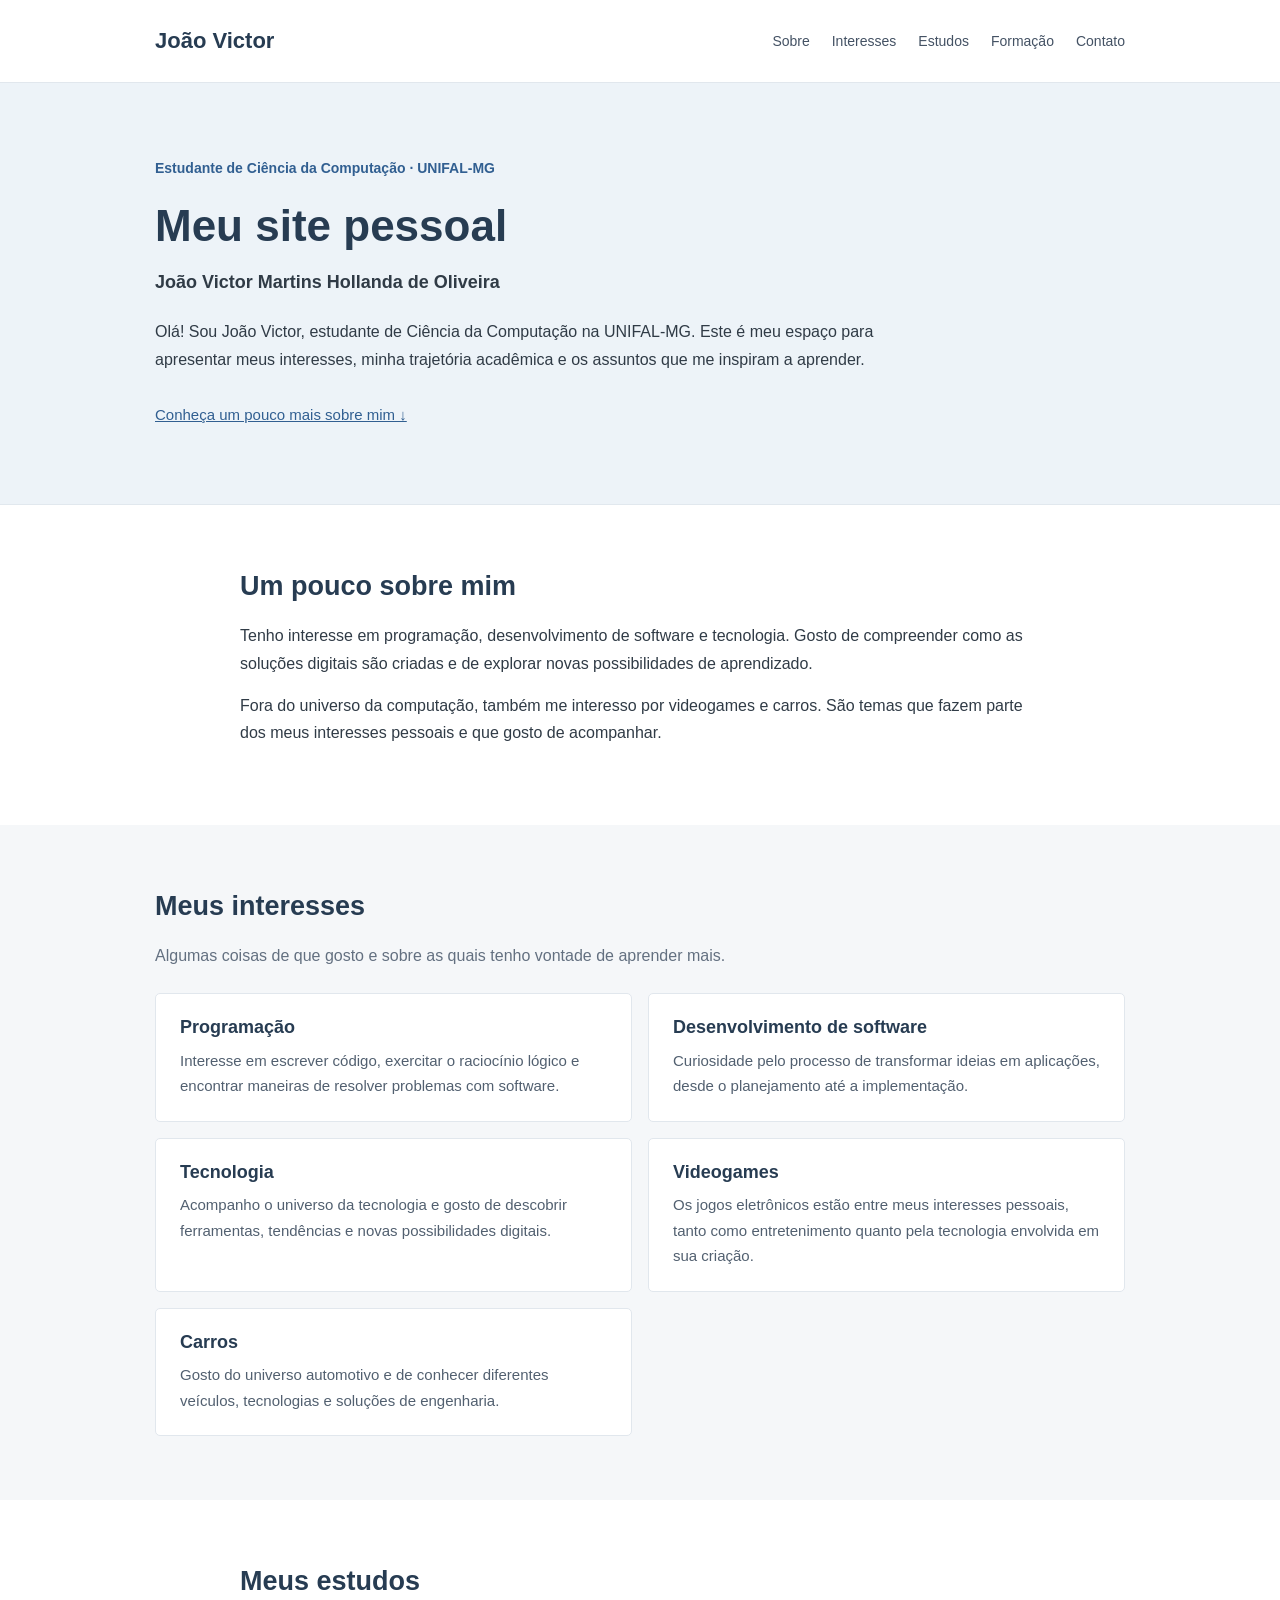
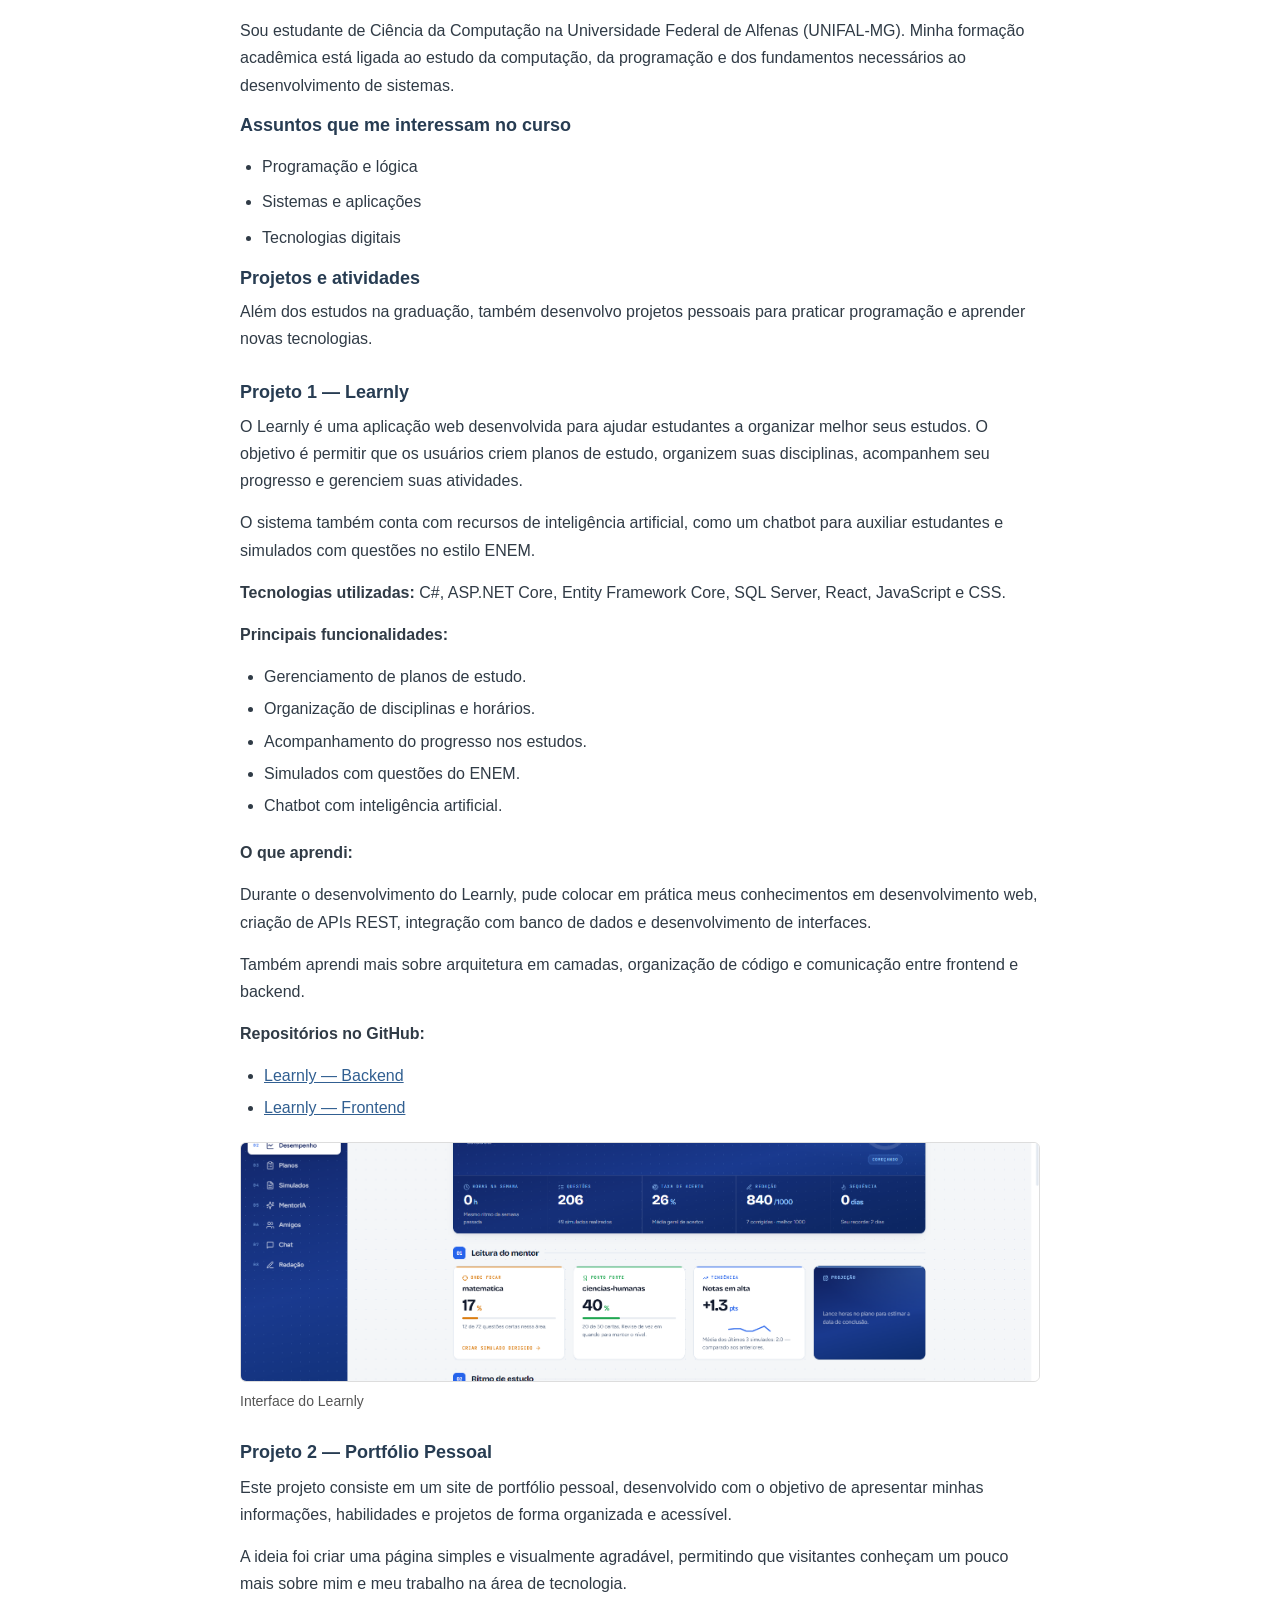
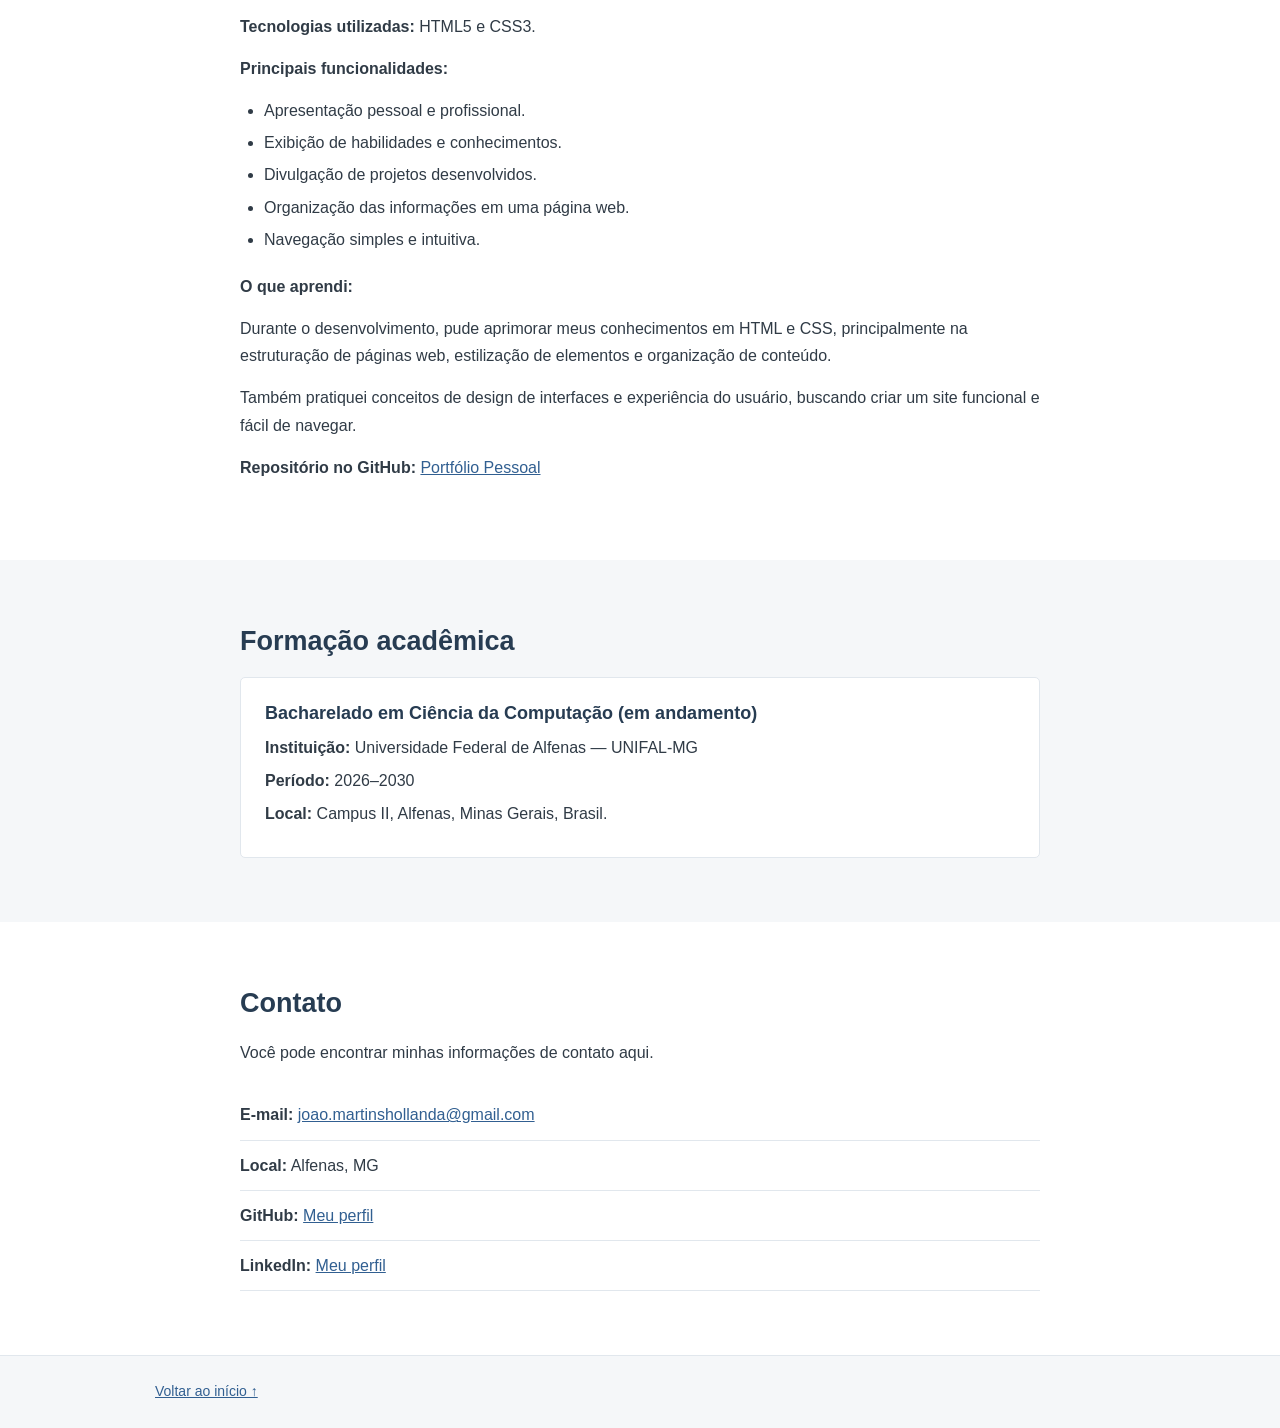
<file: index.html>
<!DOCTYPE html>
<html lang="pt-BR">
<head>
    <meta charset="UTF-8">
    <meta name="viewport" content="width=device-width, initial-scale=1.0">
    <title>Portfólio Hollanda</title>
    <link rel="stylesheet" href="style.css">

    <style>
        .project-gallery {
            display: grid;
            grid-template-columns: repeat(auto-fit, minmax(240px, 1fr));
            gap: 20px;
            margin-top: 25px;
        }

        .project-photo {
            margin: 0;
        }

        .project-photo img {
            width: 100%;
            height: auto;
            border-radius: 6px;
            border: 1px solid #ddd;
            display: block;
        }

        .project-photo figcaption {
            margin-top: 8px;
            font-size: 14px;
            color: #555;
        }

        .projects-text h3 {
            margin-top: 28px;
        }

        .projects-text ul {
            margin-bottom: 20px;
        }

        .site-footer p {
            display: none;
        }
    </style>
</head>

<body>

<a class="skip-link" href="#conteudo">Ir para o conteúdo</a>

<header class="site-header" id="topo">
    <div class="container header-inner">
        <a class="site-name" href="./">João Victor</a>

        <nav aria-label="Menu principal">
            <ul class="nav-list">
                <li><a href="#sobre">Sobre</a></li>
                <li><a href="#interesses">Interesses</a></li>
                <li><a href="#estudos">Estudos</a></li>
                <li><a href="#formacao">Formação</a></li>
                <li><a href="#contato">Contato</a></li>
            </ul>
        </nav>
    </div>
</header>

<main id="conteudo">

    <!-- APRESENTAÇÃO -->
    <section class="introduction">
        <div class="container">
            <p class="small-label">
                Estudante de Ciência da Computação · UNIFAL-MG
            </p>

            <h1>Meu site pessoal</h1>

            <p class="intro-name">
                João Victor Martins Hollanda de Oliveira
            </p>

            <div class="markdown-content intro-text">
                <p>
                    Olá! Sou João Victor, estudante de Ciência da Computação
                    na UNIFAL-MG. Este é meu espaço para apresentar meus
                    interesses, minha trajetória acadêmica e os assuntos
                    que me inspiram a aprender.
                </p>
            </div>

            <a class="text-link" href="#sobre">
                Conheça um pouco mais sobre mim ↓
            </a>
        </div>
    </section>

    <!-- SOBRE MIM -->
    <section class="section" id="sobre">
        <div class="container narrow">
            <h2>Um pouco sobre mim</h2>

            <div class="markdown-content">
                <p>
                    Tenho interesse em programação, desenvolvimento de
                    software e tecnologia. Gosto de compreender como as
                    soluções digitais são criadas e de explorar novas
                    possibilidades de aprendizado.
                </p>

                <p>
                    Fora do universo da computação, também me interesso
                    por videogames e carros. São temas que fazem parte
                    dos meus interesses pessoais e que gosto de acompanhar.
                </p>
            </div>
        </div>
    </section>

    <!-- INTERESSES -->
    <section class="section alt-bg" id="interesses">
        <div class="container">
            <h2>Meus interesses</h2>

            <p class="section-intro">
                Algumas coisas de que gosto e sobre as quais
                tenho vontade de aprender mais.
            </p>

            <div class="interest-list">

                <article class="interest-item">
                    <h3>Programação</h3>
                    <p>
                        Interesse em escrever código, exercitar o
                        raciocínio lógico e encontrar maneiras de
                        resolver problemas com software.
                    </p>
                </article>

                <article class="interest-item">
                    <h3>Desenvolvimento de software</h3>
                    <p>
                        Curiosidade pelo processo de transformar
                        ideias em aplicações, desde o planejamento
                        até a implementação.
                    </p>
                </article>

                <article class="interest-item">
                    <h3>Tecnologia</h3>
                    <p>
                        Acompanho o universo da tecnologia e gosto
                        de descobrir ferramentas, tendências e novas
                        possibilidades digitais.
                    </p>
                </article>

                <article class="interest-item">
                    <h3>Videogames</h3>
                    <p>
                        Os jogos eletrônicos estão entre meus
                        interesses pessoais, tanto como entretenimento
                        quanto pela tecnologia envolvida em sua criação.
                    </p>
                </article>

                <article class="interest-item">
                    <h3>Carros</h3>
                    <p>
                        Gosto do universo automotivo e de conhecer
                        diferentes veículos, tecnologias e soluções
                        de engenharia.
                    </p>
                </article>

            </div>
        </div>
    </section>

    <!-- ESTUDOS -->
    <section class="section" id="estudos">
        <div class="container narrow">

            <h2>Meus estudos</h2>

            <p>
                Sou estudante de Ciência da Computação na
                Universidade Federal de Alfenas (UNIFAL-MG).
                Minha formação acadêmica está ligada ao estudo
                da computação, da programação e dos fundamentos
                necessários ao desenvolvimento de sistemas.
            </p>

            <h3>Assuntos que me interessam no curso</h3>

            <ul class="simple-list">
                <li>Programação e lógica</li>
                <li>Sistemas e aplicações</li>
                <li>Tecnologias digitais</li>
            </ul>

            <h3>Projetos e atividades</h3>

            <div class="markdown-content projects-text">

                <p>
                    Além dos estudos na graduação, também desenvolvo
                    projetos pessoais para praticar programação e
                    aprender novas tecnologias.
                </p>

                <!-- PROJETO 1 -->
                <h3>Projeto 1 — Learnly</h3>

                <p>
                    O Learnly é uma aplicação web desenvolvida para
                    ajudar estudantes a organizar melhor seus estudos.
                    O objetivo é permitir que os usuários criem planos
                    de estudo, organizem suas disciplinas, acompanhem
                    seu progresso e gerenciem suas atividades.
                </p>

                <p>
                    O sistema também conta com recursos de inteligência
                    artificial, como um chatbot para auxiliar estudantes
                    e simulados com questões no estilo ENEM.
                </p>

                <p>
                    <strong>Tecnologias utilizadas:</strong>
                    C#, ASP.NET Core, Entity Framework Core,
                    SQL Server, React, JavaScript e CSS.
                </p>

                <p><strong>Principais funcionalidades:</strong></p>

                <ul>
                    <li>Gerenciamento de planos de estudo.</li>
                    <li>Organização de disciplinas e horários.</li>
                    <li>Acompanhamento do progresso nos estudos.</li>
                    <li>Simulados com questões do ENEM.</li>
                    <li>Chatbot com inteligência artificial.</li>
                </ul>

                <p><strong>O que aprendi:</strong></p>

                <p>
                    Durante o desenvolvimento do Learnly, pude colocar
                    em prática meus conhecimentos em desenvolvimento
                    web, criação de APIs REST, integração com banco
                    de dados e desenvolvimento de interfaces.
                </p>

                <p>
                    Também aprendi mais sobre arquitetura em camadas,
                    organização de código e comunicação entre
                    frontend e backend.
                </p>

                <p><strong>Repositórios no GitHub:</strong></p>

                <ul>
                    <li>
                        <a href="https://github.com/joao-hollanda/Learnly.API"
                           target="_blank" rel="noopener noreferrer">
                            Learnly — Backend
                        </a>
                    </li>
                    <li>
                        <a href="https://github.com/joao-hollanda/Learnly.APP"
                           target="_blank" rel="noopener noreferrer">
                            Learnly — Frontend
                        </a>
                    </li>
                </ul>

                <!-- IMAGEM DO LEARNLY -->
                <figure class="content-photo project-photo">
                    <img
                        src="imagens/projeto1.png"
                        alt="Captura de tela da aplicação Learnly"
                        loading="lazy"
                    >
                    <figcaption>Interface do Learnly</figcaption>
                </figure>

                <!-- PROJETO 2 -->
                <h3>Projeto 2 — Portfólio Pessoal</h3>

                <p>
                    Este projeto consiste em um site de portfólio pessoal,
                    desenvolvido com o objetivo de apresentar minhas
                    informações, habilidades e projetos de forma
                    organizada e acessível.
                </p>

                <p>
                    A ideia foi criar uma página simples e visualmente
                    agradável, permitindo que visitantes conheçam
                    um pouco mais sobre mim e meu trabalho na
                    área de tecnologia.
                </p>

                <p>
                    <strong>Tecnologias utilizadas:</strong>
                    HTML5 e CSS3.
                </p>

                <p><strong>Principais funcionalidades:</strong></p>

                <ul>
                    <li>Apresentação pessoal e profissional.</li>
                    <li>Exibição de habilidades e conhecimentos.</li>
                    <li>Divulgação de projetos desenvolvidos.</li>
                    <li>Organização das informações em uma página web.</li>
                    <li>Navegação simples e intuitiva.</li>
                </ul>

                <p><strong>O que aprendi:</strong></p>

                <p>
                    Durante o desenvolvimento, pude aprimorar meus
                    conhecimentos em HTML e CSS, principalmente na
                    estruturação de páginas web, estilização de
                    elementos e organização de conteúdo.
                </p>

                <p>
                    Também pratiquei conceitos de design de interfaces
                    e experiência do usuário, buscando criar um site
                    funcional e fácil de navegar.
                </p>

                <p>
                    <strong>Repositório no GitHub:</strong>
                    <a href="https://github.com/joao-hollanda/LandingPage"
                       target="_blank" rel="noopener noreferrer">
                        Portfólio Pessoal
                    </a>
                </p>

                <!-- IMAGEM DO PORTFÓLIO -->

            </div>
        </div>
    </section>

    <!-- FORMAÇÃO -->
    <section class="section alt-bg" id="formacao">
        <div class="container narrow">

            <h2>Formação acadêmica</h2>

            <div class="education-box">
                <h3>
                    Bacharelado em Ciência da Computação
                    (em andamento)
                </h3>

                <p>
                    <strong>Instituição:</strong>
                    Universidade Federal de Alfenas — UNIFAL-MG
                </p>

                <p>
                    <strong>Período:</strong> 2026–2030
                </p>

                <p>
                    <strong>Local:</strong>
                    Campus II, Alfenas, Minas Gerais, Brasil.
                </p>
            </div>
        </div>
    </section>

    <!-- CONTATO -->
    <section class="section" id="contato">
        <div class="container narrow">

            <h2>Contato</h2>

            <p>
                Você pode encontrar minhas informações
                de contato aqui.
            </p>

            <ul class="contact-list">

                <li>
                    <strong>E-mail:</strong>
                    <a href="mailto:joao.martinshollanda@gmail.com">
                        joao.martinshollanda@gmail.com
                    </a>
                </li>

                <li>
                    <strong>Local:</strong> Alfenas, MG
                </li>

                <li>
                    <strong>GitHub:</strong>
                    <a href="https://github.com/joao-hollanda"
                       target="_blank" rel="noopener noreferrer">
                        Meu perfil
                    </a>
                </li>

                <li>
                    <strong>LinkedIn:</strong>
                    <a href="https://www.linkedin.com/in/joao-victor-hollanda/"
                       target="_blank" rel="noopener noreferrer">
                        Meu perfil
                    </a>
                </li>

            </ul>
        </div>
    </section>

</main>

<footer class="site-footer">
    <div class="container footer-inner">
        <a href="#topo">Voltar ao início ↑</a>
    </div>
</footer>

</body>
</html>
</file>
<file: style.css>
/*
Theme Name: Site Pessoal - João Victor (Simples)
Author: João Victor
Description: Tema claro e simples para um site pessoal de estudante, com conteúdo editável pelo WordPress.
Version: 3.0.0
Requires at least: 6.0
Requires PHP: 7.4
License: GPL v2 or later
License URI: https://www.gnu.org/licenses/gpl-2.0.html
Text Domain: joao-victor-site-simples
Tags: blog, one-column, custom-menu
*/
:root { --blue: #315f91; --text: #303b46; --muted: #637080; --border: #e1e7ed; --light: #f5f7f9; }
* { box-sizing: border-box; }
html { scroll-behavior: smooth; scroll-padding-top: 24px; }
body { margin: 0; font-family: Arial, Helvetica, sans-serif; font-size: 16px; line-height: 1.7; color: var(--text); background: #fff; }
a { color: var(--blue); }
a:hover { text-decoration: underline; }
:focus-visible { outline: 2px solid var(--blue); outline-offset: 3px; }
.container { width: min(100% - 40px, 970px); margin: 0 auto; }
.narrow { max-width: 800px; }
.skip-link { position: absolute; top: -100px; left: 10px; background: white; padding: 8px; z-index: 10; }
.skip-link:focus { top: 10px; }
.site-header { background: white; border-bottom: 1px solid var(--border); }
.header-inner { min-height: 82px; display: flex; align-items: center; justify-content: space-between; gap: 16px; }
.site-name { color: #273c52; font-size: 22px; font-weight: 700; text-decoration: none; white-space: nowrap; }
.nav-list { display: flex; flex-wrap: wrap; gap: 10px 22px; list-style: none; padding: 0; margin: 0; }
.nav-list a { color: #445264; font-size: 14px; text-decoration: none; }
.nav-list a:hover { color: var(--blue); text-decoration: underline; }
.introduction { background: #edf3f8; padding: 74px 0 76px; border-bottom: 1px solid #e1e8ee; }
.small-label { color: var(--blue); font-size: 14px; font-weight: bold; margin: 0 0 16px; }
h1, h2, h3 { line-height: 1.3; color: #273c52; }
h1 { font-size: clamp(32px, 4.5vw, 44px); margin: 0 0 13px; }
h2 { font-size: 27px; margin: 0 0 18px; }
h3 { font-size: 18px; margin: 0 0 8px; }
p { margin: 0 0 15px; }
.intro-name { font-size: 18px; font-weight: bold; margin: 0 0 20px; }
.intro-text { max-width: 720px; line-height: 1.8; }
.text-link { display: inline-block; margin-top: 12px; font-size: 15px; }
.section { padding: 64px 0; }
.alt-bg { background: var(--light); }
.section-intro { color: var(--muted); margin-bottom: 24px; }
.interest-list { display: grid; grid-template-columns: 1fr 1fr; gap: 16px; }
.interest-item { padding: 22px 24px; background: white; border: 1px solid var(--border); border-radius: 5px; }
.interest-item p { font-size: 15px; color: #526070; margin: 0; }
.simple-list { padding-left: 22px; }
.simple-list li { margin-bottom: 8px; }
.education-box { background: white; padding: 24px; border: 1px solid var(--border); border-radius: 5px; }
.education-box p { margin: 6px 0; }
.contact-list { list-style: none; margin: 24px 0 0; padding: 0; }
.contact-list li { padding: 11px 0; border-bottom: 1px solid var(--border); overflow-wrap: anywhere; }
.pending-note { color: #875b2c; }
.site-footer { border-top: 1px solid var(--border); background: #f5f7f9; font-size: 14px; color: var(--muted); }
.footer-inner { display: flex; justify-content: space-between; gap: 16px; align-items: center; padding: 24px 0; }
.footer-inner p { margin: 0; }
.inner-main { padding: 65px 0; min-height: 50vh; }
.content-shell { max-width: 800px; }
.inner-title { font-size: 32px; margin: 0 0 22px; }
.page-content, .post-card { margin-bottom: 28px; }
.entry-content img { max-width: 100%; height: auto; }
.entry-content blockquote { border-left: 3px solid var(--blue); padding-left: 20px; }
.post-excerpt { color: #4a5867; }
.post-meta { color: var(--muted); font-size: 13px; }
@media (max-width: 720px) {
  .header-inner { padding: 17px 0; flex-direction: column; align-items: flex-start; }
  .nav-list { gap: 6px 18px; }
  .introduction { padding: 48px 0; }
  .section { padding: 48px 0; }
  .interest-list { grid-template-columns: 1fr; }
  .footer-inner { flex-direction: column; align-items: flex-start; }
}
@media (prefers-reduced-motion: reduce) { html { scroll-behavior: auto; } }

/* Markdown e imagens opcionais — versão 3 */
.markdown-content p { margin: 0 0 15px; }
.markdown-content ul, .markdown-content ol { padding-left: 24px; margin: 10px 0 20px; }
.markdown-content li { margin: 5px 0; }
.markdown-content h3 { margin-top: 24px; margin-bottom: 9px; }
.markdown-content h4, .markdown-content h5, .markdown-content h6 { margin-top: 16px; margin-bottom: 8px; }
.markdown-content code { padding: 1px 4px; background: #f0f2f4; border: 1px solid #e1e7ed; border-radius: 3px; font-size: .92em; }
.markdown-content img { max-width: 100%; height: auto; border-radius: 4px; }
.content-photo { margin: 18px 0 24px; }
.content-photo img { display: block; max-width: 100%; width: auto; height: auto; max-height: 330px; object-fit: contain; border-radius: 4px; border: 1px solid var(--border); }
.content-photo figcaption { color: var(--muted); font-size: 13px; margin-top: 6px; }
.intro-photo img { max-height: 220px; }
.interest-photo { margin: 10px 0 12px; }
.interest-photo img { width: 100%; max-height: 185px; object-fit: cover; }
.study-photo img { max-height: 260px; }
.project-gallery { display: grid; grid-template-columns: repeat(2, minmax(0, 1fr)); gap: 16px; }
.project-photo { margin: 4px 0 16px; }
.project-photo img { width: 100%; max-height: 240px; object-fit: cover; }
.interest-item .markdown-content p:last-child { margin-bottom: 0; }
@media (max-width: 600px) { .project-gallery { grid-template-columns: 1fr; } }
</file>
